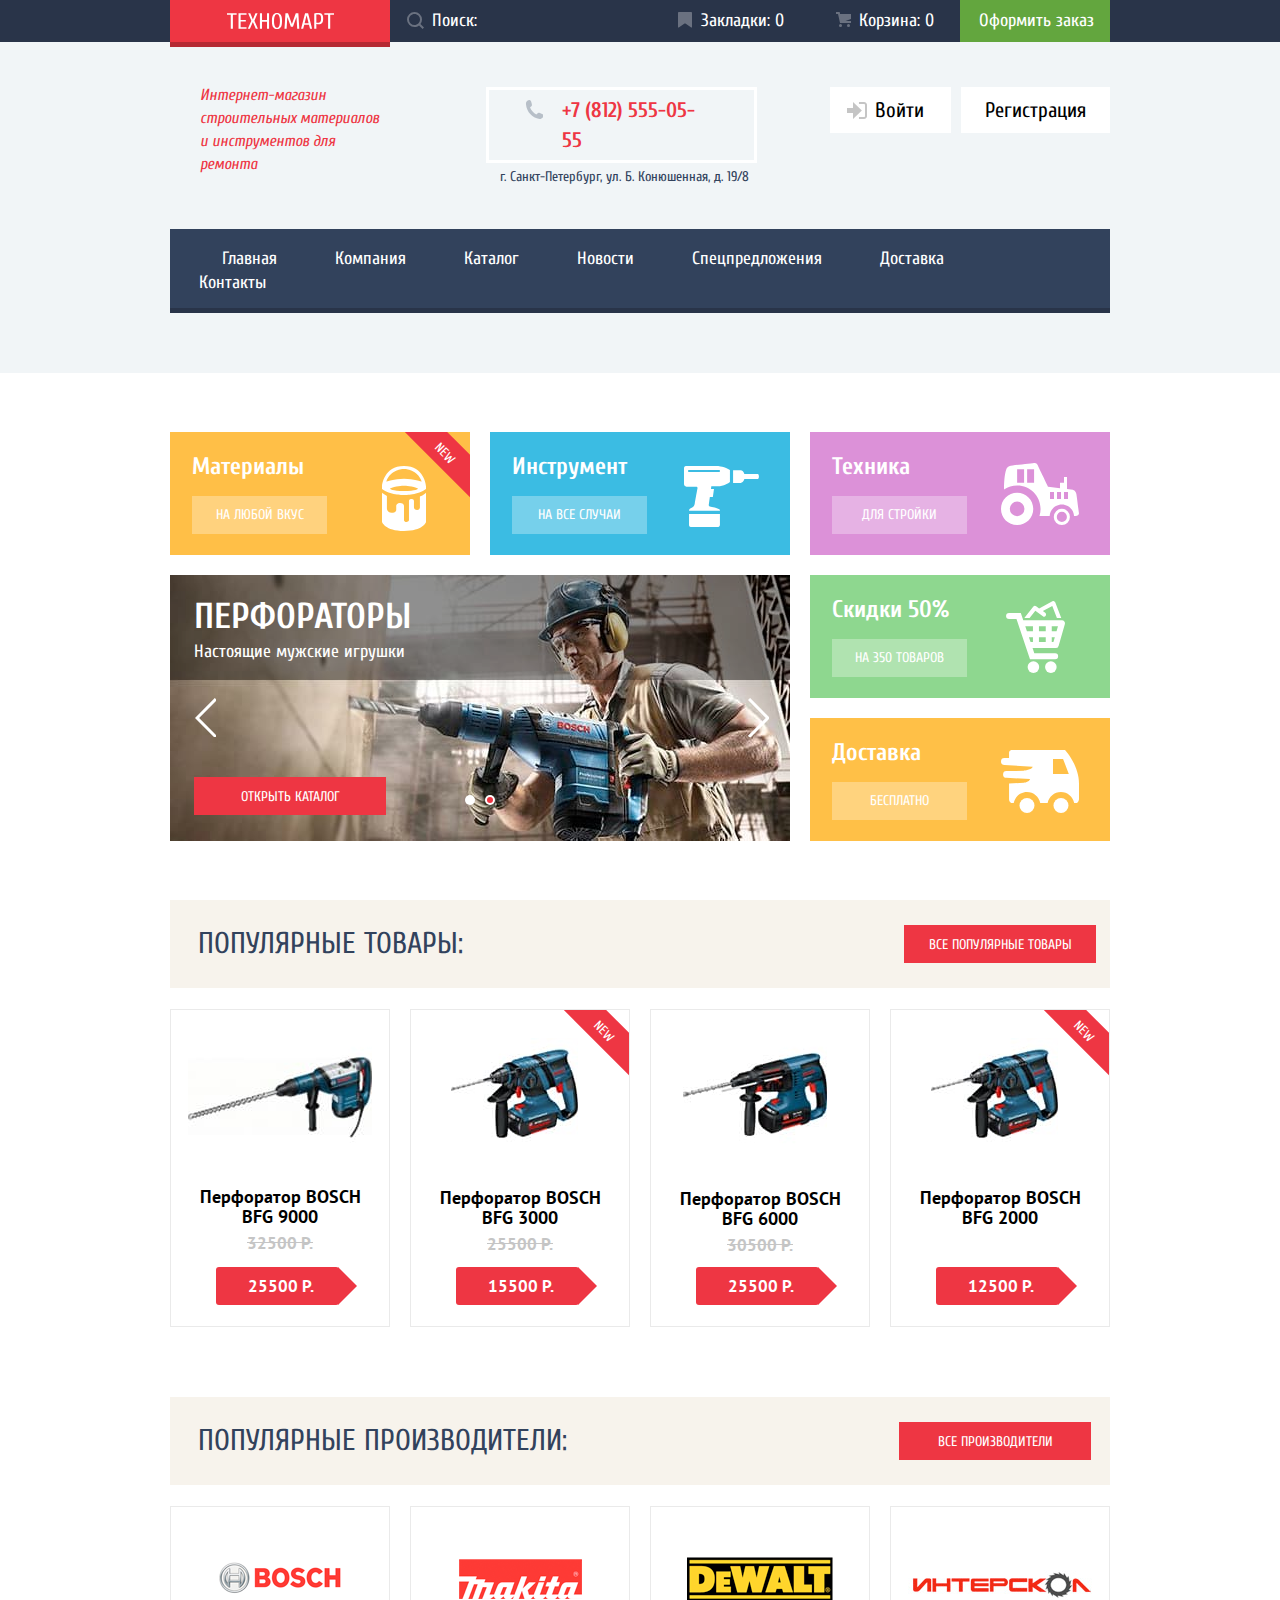
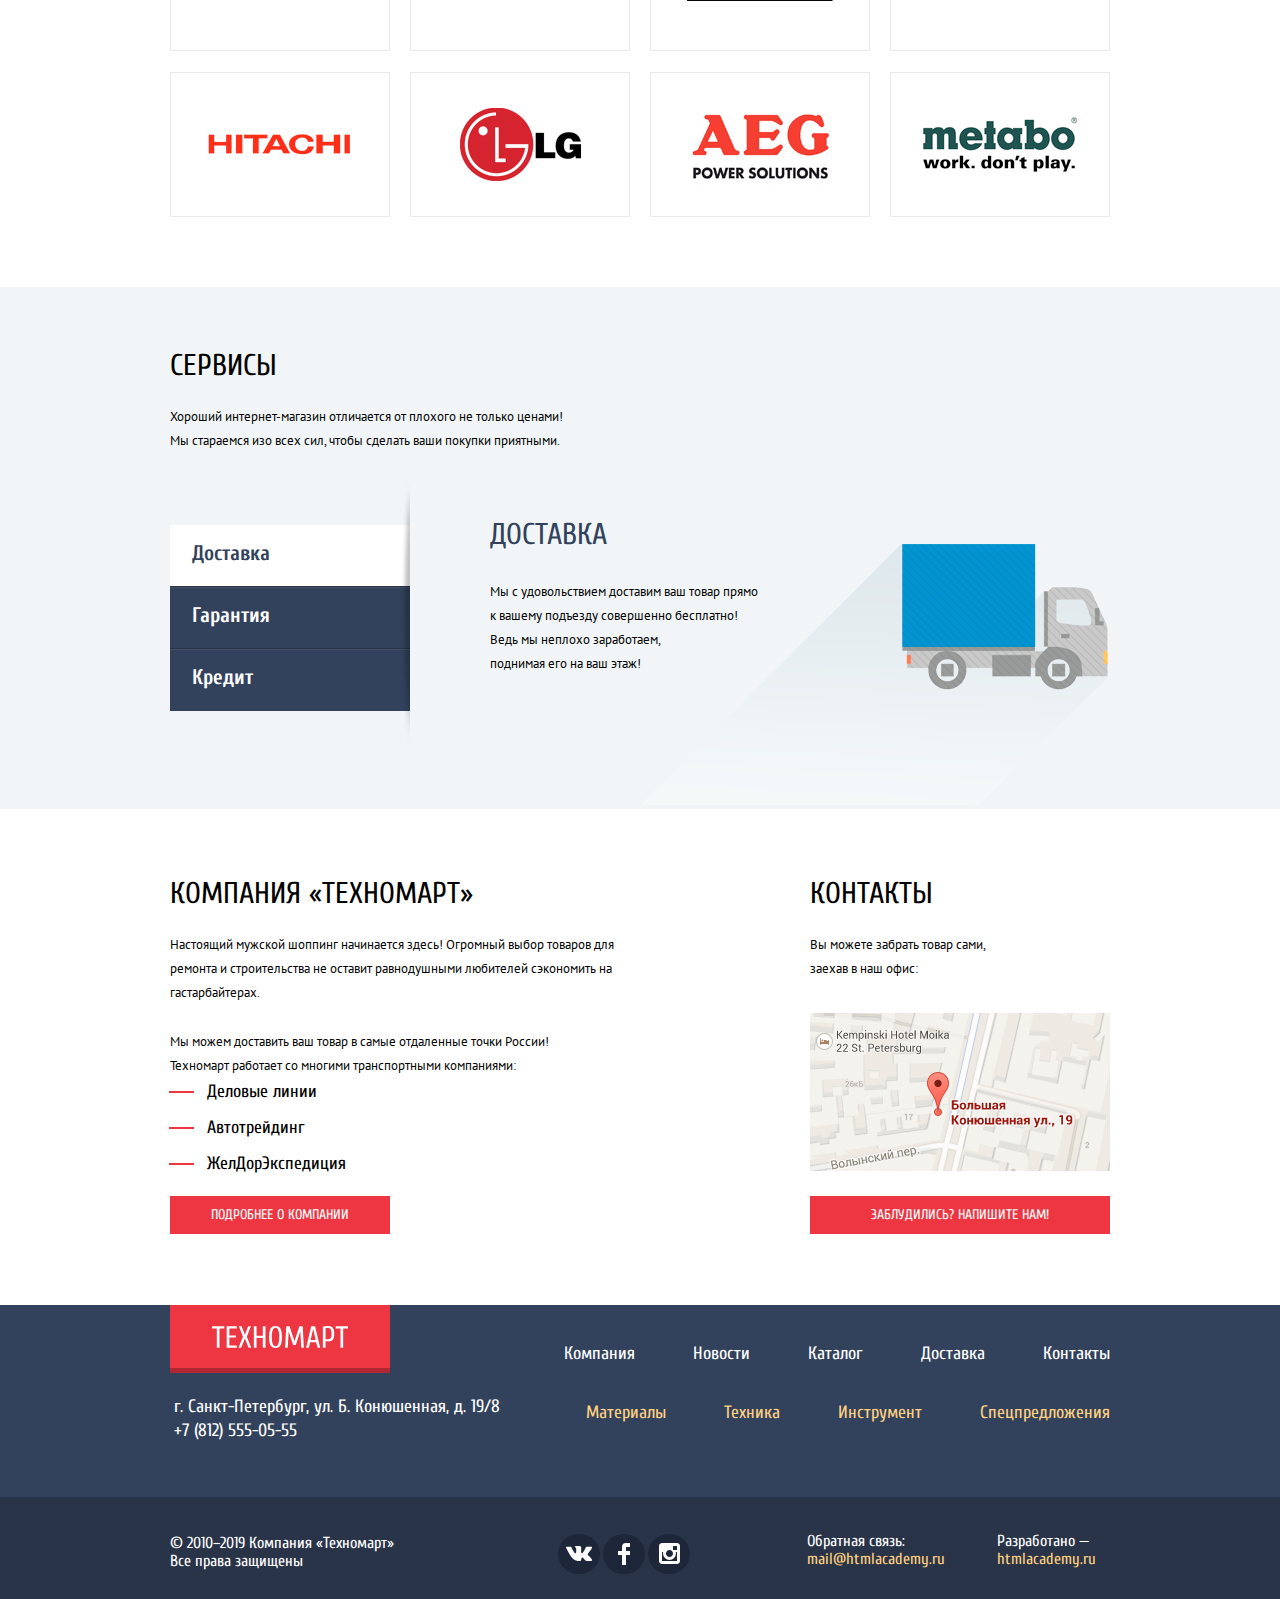
<file: index.html>
<!DOCTYPE html>
<html class="page" lang="ru">

<head>
  <meta charset="utf-8">
  <title>HTML Academy: Техномарт</title>
  <link
    href="https://fonts.googleapis.com/css2?family=Cuprum:ital,wght@0,400;0,700;1,400&family=PT+Sans:wght@400;700&display=swap"
    rel="stylesheet">
  <link href="css/normalize-minimize.css" rel="stylesheet">
  <link href="css/style-minimize.css" rel="stylesheet">
</head>

<body class="page-body">
  <header class="main-navigation">
    <div class="upper-panel">
      <div class="container">
        <a class="main-header-logo">
          <img src="img/logo-technomart.svg" width="107" height="18" alt="Логотип магазина">
        </a>
        <div class="search-field">
          <form class="search-form" action="https://echo.htmlacademy.ru" method="get">
            <label for="search-field" class="visually-hidden">Поиск</label>
            <input class="search" type="search" name="search" id="search-field" placeholder="Поиск:">
            <svg xmlns="http://www.w3.org/2000/svg" width="17" height="17" viewBox="0 0 17 17">
              <path fill="#ffffff"
                d="M17 15.586l-3.542-3.542A7.465 7.465 0 0 0 15 7.5 7.5 7.5 0 1 0 7.5 15c1.71 0 3.282-.579 4.544-1.542L15.586 17 17 15.586zM2 7.5C2 4.467 4.467 2 7.5 2 10.532 2 13 4.467 13 7.5c0 3.032-2.468 5.5-5.5 5.5A5.506 5.506 0 0 1 2 7.5z" />
            </svg>
          </form>
        </div>
        <div class="upper-panel-item">
          <a href="blank.html">
            <svg class="header-icon" xmlns="http://www.w3.org/2000/svg" width="14" height="16" viewBox="0 0 14 16">
              <path fill="#ffffff"
                d="M14 15c0 .55-.368.741-.818.426l-5.363-3.765c-.45-.315-1.187-.315-1.637 0L.818 15.426C.368 15.741 0 15.55 0 15V1c0-.55.45-1 1-1h12c.55 0 1 .45 1 1v14z" />
            </svg>
            Закладки:
            <span class="bookmark-counter">0</span>
          </a>
        </div>
        <div class="upper-panel-item">
          <a href="blank.html">
            <svg xmlns="http://www.w3.org/2000/svg" width="15" height="15" viewBox="0 0 15 15">
              <circle fill="#ffffff" cx="4.5" cy="13.5" r="1.5" />
              <circle fill="#ffffff" cx="12.5" cy="13.5" r="1.5" />
              <path fill="#ffffff" d="M15 2H4.07l-.422-2H0v2h2.031l1.985 9H15V9H9.441L15 6.951z" />
            </svg>
            Корзина:
            <span class="cart-counter">0</span>
          </a>
        </div>
        <div class="make-order">
          <a href="blank.html">Оформить заказ</a>
        </div>
      </div>
    </div>
    <div class="container">
      <p class="description">Интернет-магазин<br>
        строительных материалов<br>
        и инструментов для ремонта</p>
      <div class="phone-number">
        <a href="tel:+78125550555" class="phone">+7 (812) 555-05-55</a>
        <p class="header-contact">г. Санкт-Петербург, ул. Б. Конюшенная, д. 19/8</p>
      </div>
      <ul class="user-navigation">
        <li>
          <a class="login" href="blank.html">
            <svg xmlns="http://www.w3.org/2000/svg" width="20" height="17" viewBox="0 0 20 17">
              <path fill="#c5c5c5" d="M14.875 8.5L6 0v6H0v5h6v6z" />
              <path fill="#c5c5c5"
                d="M16.986 15.01h-5.027V17h5.027c2.178 0 3.004-1.81 3.029-3.026V3.028C19.99 1.811 19.164 0 16.986 0h-5.027v1.99h5.027c.839 0 .992.681 1.01 1.057v10.904c-.017.376-.171 1.059-1.01 1.059z" />
            </svg>
            Войти
          </a>
        </li>
        <li>
          <a href="blank.html">Регистрация</a>
        </li>
      </ul>
    </div>
    <nav class="main-navigation-wrapper">
      <div class="container">
        <ul class="menu">
          <li class="first-link"><a href="index.html">Главная</a></li>
          <li><a href="blank.html">Компания</a></li>
          <li><a href="catalog.html">Каталог</a></li>
          <li><a href="blank.html">Новости</a></li>
          <li><a href="blank.html">Спецпредложения</a></li>
          <li><a href="blank.html">Доставка</a></li>
          <li class="last-link"><a href="blank.html">Контакты</a></li>
        </ul>
      </div>
    </nav>
  </header>
  <main>
    <div class="container">
      <h1 class="visually-hidden">Интернет-магазин "Техномарт"</h1>
      <section class=" features-section">
        <ul class="features-row">
          <li class="features-item new-item">
            <h3 class="features-title">Материалы</h3>
            <a class="features-description" href="#">На любой вкус</a>
          </li>
          <li class="features-item">
            <h3 class="features-title">Инструмент</h3>
            <a class="features-description" href="#">На все случаи</a>
          </li>
          <li class="features-item">
            <h3 class="features-title">Техника</h3>
            <a class="features-description" href="#">Для стройки</a>
          </li>
        </ul>
        <div class="down-row">
          <div class="slider">
            <div class="slider-item hammerdrill-slide current-slide">
              <h2 class="slide-title">Перфораторы</h2>
              <p>Настоящие мужские игрушки</p>
              <a class="open-catalog main-button" href="catalog.html">Открыть каталог</a>
            </div>
            <div class="slider-item drill-slide">
              <h2 class="slide-title">Дрели</h2>
              <p>Соседям на радость!</p>
              <a class="open-catalog main-button" href="#">Открыть каталог</a>
            </div>
            <div class="indication first-slide">
              <div class="first-indicator">
              </div>
            </div>
            <div class="indication second-slide">
              <div class="second-indicator current-indicator">
              </div>
            </div>
            <button type="button" name="slider-button" class="slider-btn previous-btn"></button>
            <button type="button" name="slider-button" class="slider-btn next-btn"></button>
          </div>
          <ul class="features-column">
            <li class="features-item">
              <h3 class="features-title">Скидки 50%</h3>
              <a class="features-description" href="#">На 350 товаров</a>
            </li>
            <li class="features-item">
              <h3 class="features-title">Доставка</h3>
              <a class="features-description" href="#">Бесплатно</a>
            </li>
          </ul>
        </div>
      </section>
    </div>
    <section class="container">
      <div class="popular">
        <h2>Популярные товары:</h2>
        <a class="main-button popular-btn" href="#">Все популярные товары</a>
      </div>
      <ul class="popular-list">
        <li class="catalog-item">
          <div class="item-hover">
            <button class="cart-btn" type="button" name="button">Купить</button>
            <button class="favourites-btn" type="button" name="button">В закладки</button>
          </div>
          <div class="catalog-item-image hummerdrill-9000">
            <img src="img/bosch-9000.jpg" width="184" height="164" alt="Перфоратор BOSCH BFG 9000">
          </div>
          <h3 class="catalog-item-title">Перфоратор BOSCH<br>
            BFG 9000</h3>
          <p class="old-price">
            32500 Р.
          </p>
          <p class="new-price">
            25500 Р.
          </p>
        </li>
        <li class="catalog-item new-item">
          <div class="item-hover">
            <button class="cart-btn" type="button" name="button">Купить</button>
            <button class="favourites-btn" type="button" name="button">В закладки</button>
          </div>
          <div class="catalog-item-image hummerdrill-3000">
            <img src="img/bosch-3000.jpg" width="127" height="112" alt="Перфоратор BOSCH BFG 3000">
          </div>
          <h3 class="catalog-item-title">Перфоратор BOSCH<br>
            BFG 3000</h3>
          <p class="old-price">
            25500 Р.
          </p>
          <p class="new-price">
            15500 Р.
          </p>
        </li>
        <li class="catalog-item">
          <div class="item-hover">
            <button class="cart-btn" type="button" name="button">Купить</button>
            <button class="favourites-btn" type="button" name="button">В закладки</button>
          </div>
          <div class="catalog-item-image">
            <img src="img/bosch-6000.jpg" width="144" height="128" alt="Перфоратор BOSCH BFG 6000">
          </div>
          <h3 class="catalog-item-title">Перфоратор BOSCH<br>
            BFG 6000</h3>
          <p class="old-price">
            30500 Р.
          </p>
          <p class="new-price">
            25500 Р.
          </p>
        </li>
        <li class="catalog-item new-item">
          <div class="item-hover">
            <button class="cart-btn" type="button" name="button">Купить</button>
            <button class="favourites-btn" type="button" name="button">В закладки</button>
          </div>
          <div class="catalog-item-image">
            <img src="img/bosch-2000.jpg" width="127" height="112" alt="Перфоратор BOSCH BFG 2000">
          </div>
          <h3 class="catalog-item-title">Перфоратор BOSCH<br>
            BFG 2000</h3>
          <p class="new-price">
            12500 Р.
          </p>
        </li>
      </ul>
    </section>
    <section class="container">
      <div class="popular">
        <h2>Популярные производители:</h2>
        <a class="main-button" href="#">Все производители</a>
      </div>
      <ul class="popular-list">
        <li>
          <a class="manufacturer-item" href="#"><img src="img/bosch.png" width="126" height="37" alt="Bosch"></a>
        </li>
        <li>
          <a class="manufacturer-item" href="#"><img src="img/makita.png" width="123" height="40" alt="Makita"></a>
        </li>
        <li>
          <a class="manufacturer-item" href="#"><img src="img/dewalt.png" width="146" height="44" alt="Dewalt"></a>
        </li>
        <li>
          <a class="manufacturer-item" href="#"><img src="img/interscol.png" width="200" height="20" alt="Интерскол"></a>
        </li>
        <li>
          <a class="manufacturer-item" href="#"><img src="img/hitachi.png" width="169" height="31" alt="Hitachi"></a>
        </li>
        <li>
          <a class="manufacturer-item" href="#"><img src="img/lg.png" width="121" height="73" alt="LG"></a>
        </li>
        <li>
          <a class="manufacturer-item" href="#"><img src="img/aeg.png" width="151" height="96" alt="AEG"></a>
        </li>
        <li>
          <a class="manufacturer-item" href="#"><img src="img/metabo.png" width="204" height="69" alt="Metabo"></a>
        </li>
      </ul>
    </section>
    <section class="services">
      <div class="container">
        <h2 class="section-title">Сервисы</h2>
        <p class="service-description">Хороший интернет-магазин отличается от плохого не только ценами!<br>
          Мы стараемся изо всех сил, чтобы сделать ваши покупки приятными.</p>
        <div class="service-menu">
          <ul class="service-list">
            <li><button type="button" name="delivery" class="service-btn service-active">Доставка</button></li>
            <li><button type="button" name="guarantee" class="service-btn">Гарантия</button></li>
            <li><button type="button" name="credit" class="service-btn">Кредит</button></li>
          </ul>
          <div class="service-delivery current-service service-slide">
            <h3 class="service-title">Доставка</h3>
            <p>Мы с удовольствием доставим ваш товар прямо<br>
              к вашему подъезду совершенно бесплатно!<br>
              Ведь мы неплохо заработаем,<br>
              поднимая его на ваш этаж!</p>
          </div>
          <div class="service-guarantee service-slide">
            <h3 class="service-title">Гарантия</h3>
            <p>Если купленный у нас товар поломается или заискрит,<br>
              а также в случае пожара, спровоцированного его<br>
              возгоранием, вы всегда можете быть уверены в нашей<br>
              гарантии. Мы обменяем сгоревший товар на новый.<br>
              Дом уж восстановите как-нибудь сами.</p>
          </div>
          <div class="service-credit service-slide">
            <h3 class="service-title">Кредит</h3>
            <p>Залезть в долговую яму стало проще!<br>
              Кредитные консультанты придут вам на помощь.
            </p>
            <a href="#">Отправить заявку</a>
          </div>
        </div>
      </div>
    </section>
    <div class="container index-columns">
      <section>
        <div class="company">
          <h2 class="section-title">Компания «Техномарт»</h2>
          <p class="company-description">Настоящий мужской шоппинг начинается здесь! Огромный выбор товаров для<br>
            ремонта и строительства не оставит равнодушными любителей сэкономить на<br>
            гастарбайтерах.</p>
          <p>Мы можем доставить ваш товар в самые отдаленные точки России!<br>
            Техномарт работает со многими транспортными компаниями:</p>
          <ul class="partners">
            <li>Деловые линии</li>
            <li>Автотрейдинг</li>
            <li>ЖелДорЭкспедиция</li>
          </ul>
          <a href="#" class="button about-button">Подробнее о компании</a>
        </div>
      </section>
      <section>
        <div class="contact-info">
          <h2 class="section-title">Контакты</h2>
          <p>Вы можете забрать товар сами,<br>
            заехав в наш офис:</p>
          <a href="#" class="map-link">
            <img src="img/map.png" width="300" height="158" alt="Карта">
          </a>
          <a href="#" class="button write-button">Заблудились? Напишите нам!</a>
        </div>
      </section>
    </div>
  </main>
  <footer class="main-footer">
    <div class="container">
      <div class="footer-info">
        <a class="footer-logo">
          <img src="img/logo-technomart.svg" width="136" height="21" alt="Логотип магазина">
        </a>
        <p>г. Санкт-Петербург, ул. Б. Конюшенная, д. 19/8<br>
          +7 (812) 555-05-55</p>
      </div>
      <div class="footer-navigation">
        <ul>
          <li><a href="">Компания</a></li>
          <li><a href="">Новости</a></li>
          <li><a href="catalog.html">Каталог</a></li>
          <li><a href="">Доставка</a></li>
          <li><a href="">Контакты</a></li>
        </ul>
        <ul class="gold">
          <li><a href="">Материалы</a></li>
          <li><a href="">Техника</a></li>
          <li><a href="">Инструмент</a></li>
          <li><a href="">Спецпредложения</a></li>
        </ul>
      </div>
    </div>
    <div class="footer-wrapper">
      <div class="container">
        <p>© 2010–2019 Компания «Техномарт»<br>
          Все права защищены</p>
        <ul class="social">
          <li>
            <a href="#" class="social-btn vk-btn" aria-label="VK">
            </a>
          </li>
          <li>
            <a href="#" class="social-btn facebook-btn" aria-label="Facebook">
            </a>
          </li>
          <li>
            <a href="#" class="social-btn insta-btn" aria-label="Instagram">
            </a>
          </li>
        </ul>
        <p>Обратная связь:<br>
          <a class="footer-link" href="mailto:mail@htmlacademy.ru">mail@htmlacademy.ru</a>
        </p>
        <p>Разработано —<br>
          <a class="footer-link" href="https://htmlacademy.ru/intensive/htmlcss">htmlacademy.ru</a>
        </p>
      </div>
    </div>
  </footer>

  <section class="pop-up modal-map ">
    <h2 class="visually-hidden">Карта</h2>
    <iframe
      src="https://www.google.com/maps/embed?pb=!1m18!1m12!1m3!1d1998.598942412406!2d30.320894616211245!3d59.938796869047785!2m3!1f0!2f0!3f0!3m2!1i1024!2i768!4f13.1!3m3!1m2!1s0x4696310fca5ba729%3A0xea9c53d4493c879f!2z0JHQvtC70YzRiNCw0Y8g0JrQvtC90Y7RiNC10L3QvdCw0Y8g0YPQuy4sIDE5LCDQodCw0L3QutGCLdCf0LXRgtC10YDQsdGD0YDQsywgMTkxMTg2!5e0!3m2!1sru!2sru!4v1591982435934!5m2!1sru!2sru"
      width="943" height="449" allowfullscreen>
    </iframe>
    <button class="modal-close" type="button" aria-label="close-popup"></button>
  </section>

  <section class="pop-up modal-feedback">
    <h2 class="visually-hidden">Заблудились? Напишите нам!</h2>
    <form class="feedback-form" action="https://echo.htmlacademy.ru" method="post">
      <p>
        <label for="your-name">Ваше имя:</label>
        <input class="your-name" id="your-name" type="text" name="name" placeholder="Имя Фамилия">
      </p>
      <p>
        <label for="email">Ваш e-mail:</label>
        <input class="email" id="email" type="email" name="email" placeholder="email@example.com">
      </p>
      <p>
        <label for="message-us">Текст письма:</label>
        <textarea class="message-us" name="message-us" rows="8" id="message-us"
          placeholder="В свободной форме"></textarea>
      </p>
      <div class="submit-area">
        <button class="submit-button" type="submit">Отправить</button>
      </div>
    </form>
    <button class="modal-close" type="button" aria-label="close-popup"></button>
  </section>

  <section class="pop-up modal-cart">
    <h2>Товар добавлен в корзину!</h2>
    <div class="button-area">
      <a href="blank.html">Оформить заказ</a>
      <a href="#" class="close-link">Продолжить покупки</a>
    </div>
    <button class="modal-close" type="button" aria-label="close-popup"></button>
  </section>

  <script src="js/script-minimize.js"></script>
  <script src="js/script-cart-minimize.js"></script>
</body>

</html>
</file>
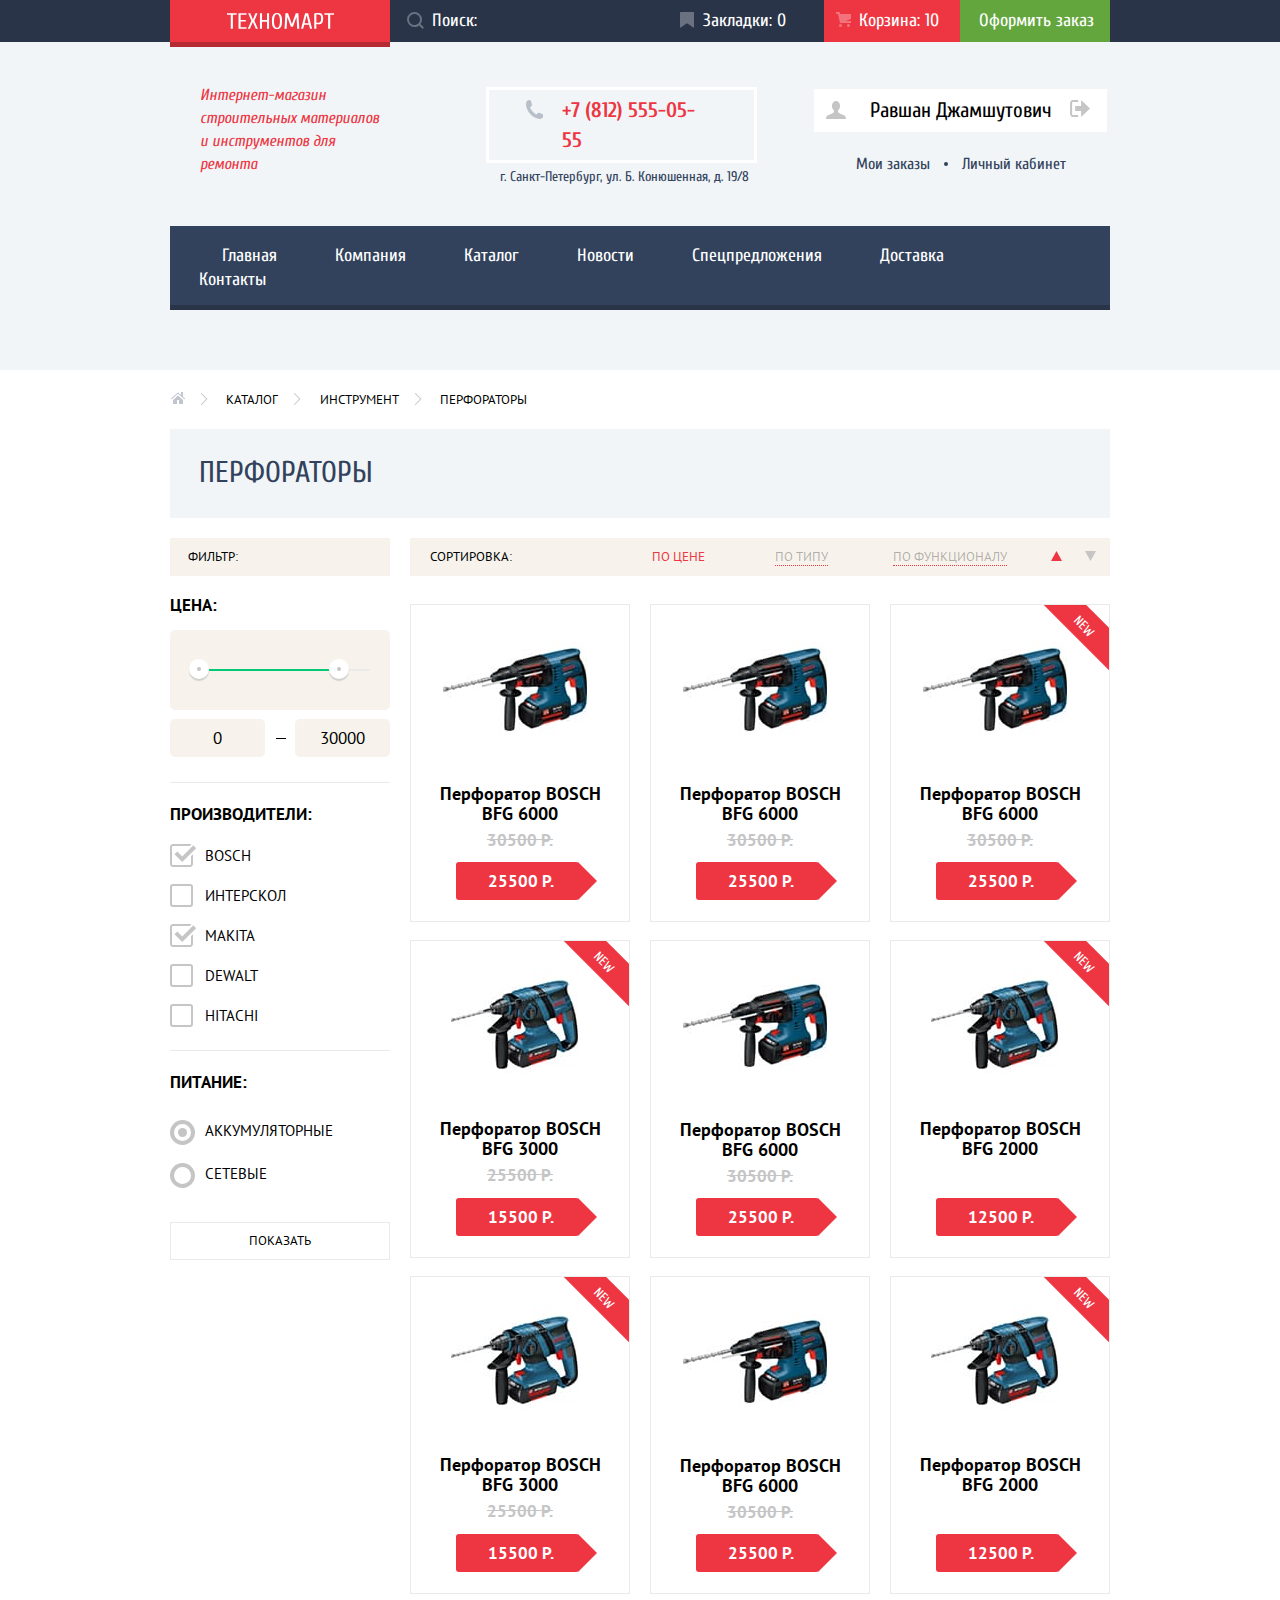
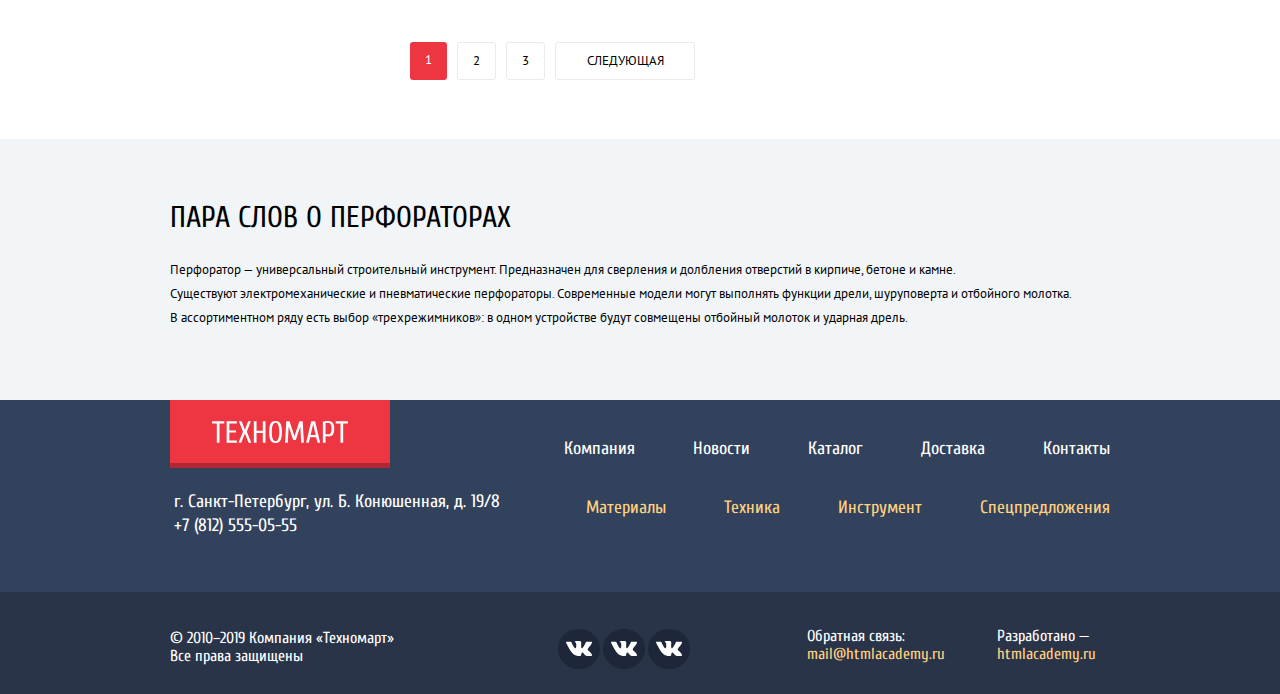
<file: catalog.html>
<!DOCTYPE html>
<html lang="ru">

<head>
  <meta charset="utf-8">
  <title>Каталог товаров</title>
  <link
    href="https://fonts.googleapis.com/css2?family=Cuprum:ital,wght@0,400;0,700;1,400&family=PT+Sans:wght@400;700&display=swap"
    rel="stylesheet">
  <link href="css/normalize-minimize.css" rel="stylesheet">
  <link rel="stylesheet" href="css/style-minimize.css">
</head>

<body class="page-body">
  <header class="main-navigation catalog-navigation">
    <div class="upper-panel catalog-header">
      <div class="container">
        <a class="main-header-logo catalog-logo" href="index.html">
          <img src="img/logo-technomart.svg" width="107" height="18" alt="Логотип магазина">
        </a>
        <div class="search-field">
          <form class="search-form" action="https://echo.htmlacademy.ru" method="get">
            <label for="search-field" class="visually-hidden">Поиск</label>
            <input class="search" type="search" name="search" id="search-field" placeholder="Поиск:">
            <svg xmlns="http://www.w3.org/2000/svg" width="17" height="17" viewBox="0 0 17 17">
              <path fill="#ffffff"
                d="M17 15.586l-3.542-3.542A7.465 7.465 0 0 0 15 7.5 7.5 7.5 0 1 0 7.5 15c1.71 0 3.282-.579 4.544-1.542L15.586 17 17 15.586zM2 7.5C2 4.467 4.467 2 7.5 2 10.532 2 13 4.467 13 7.5c0 3.032-2.468 5.5-5.5 5.5A5.506 5.506 0 0 1 2 7.5z" />
            </svg>
          </form>
        </div>
        <div class="upper-panel-item">
          <a href="blank.html" class="upper-panel-link">
            <svg class="header-icon" xmlns="http://www.w3.org/2000/svg" width="14" height="16" viewBox="0 0 14 16">
              <path fill="#ffffff"
                d="M14 15c0 .55-.368.741-.818.426l-5.363-3.765c-.45-.315-1.187-.315-1.637 0L.818 15.426C.368 15.741 0 15.55 0 15V1c0-.55.45-1 1-1h12c.55 0 1 .45 1 1v14z" />
            </svg>
            Закладки:
            <span class="bookmark-counter">0</span>
          </a>
        </div>
        <div class="upper-panel-item active">
          <a href="blank.html">
            <svg xmlns="http://www.w3.org/2000/svg" width="15" height="15" viewBox="0 0 15 15">
              <circle fill="#ffffff" cx="4.5" cy="13.5" r="1.5" />
              <circle fill="#ffffff" cx="12.5" cy="13.5" r="1.5" />
              <path fill="#ffffff" d="M15 2H4.07l-.422-2H0v2h2.031l1.985 9H15V9H9.441L15 6.951z" />
            </svg>
            Корзина:
            <span class="cart-counter">10</span>
          </a>
        </div>
        <div class="make-order">
          <a href="blank.html">Оформить заказ</a>
        </div>
      </div>
    </div>
    <div class="container catalog-header-content">
      <p class="description">
        Интернет-магазин<br>
        строительных материалов<br>
        и инструментов для ремонта</p>
      <div class="phone-number">
        <a href="tel:+78125550555" class="phone">+7 (812) 555-05-55</a>
        <p class="header-contact">г. Санкт-Петербург, ул. Б. Конюшенная, д. 19/8</p>
      </div>
      <div class="user">
        <a href="" class="user-logged">
          <svg xmlns="http://www.w3.org/2000/svg" width="20" height="18" viewBox="0 0 20 18">
            <path fill="#c5c5c5"
              d="M17.881 14.166c-2.144-.735-4.256-1.666-5.207-2.39-.657-.501-.77-1.618-.517-2.415 1.118-.903 1.864-2.477 1.864-4.278C14.021 2.276 12.221 0 10 0S5.979 2.276 5.979 5.083c0 1.801.746 3.374 1.863 4.277.253.798.141 1.915-.517 2.416-.95.724-3.063 1.654-5.207 2.39S0 18 0 18h20s.025-3.099-2.119-3.834z" />
          </svg>
          Равшан Джамшутович
        </a>
        <a href="" aria-label="logout" class="logout">
          <svg xmlns="http://www.w3.org/2000/svg" width="21" height="17" viewBox="0 0 21 17">
            <g fill="#c5c5c5">
              <path fill="#c5c5c5" d="M21 8.5L12.125 0v6h-6v5h6v6z" />
              <path fill="#c5c5c5"
                d="M3.106 13.952V3.048c.018-.376.171-1.057 1.01-1.057h5.027V0H4.116C1.938 0 1.112 1.81 1.087 3.027v10.946C1.112 15.189 1.938 17 4.116 17h5.027v-1.99H4.116c-.839 0-.992-.683-1.01-1.058z" />
            </g>
          </svg>
        </a>
        <ul class="user-account">
          <li><a href="blank.html">Мои заказы</a></li>
          <li><a href="">Личный кабинет</a></li>
        </ul>
      </div>
    </div>
    <nav class="main-navigation-wrapper">
      <div class="container">
        <ul class="menu">
          <li class="first-link"><a href="index.html">Главная</a></li>
          <li><a href="blank.html">Компания</a></li>
          <li><a href="catalog.html">Каталог</a></li>
          <li><a href="blank.html">Новости</a></li>
          <li><a href="blank.html">Спецпредложения</a></li>
          <li><a href="blank.html">Доставка</a></li>
          <li class="last-link"><a href="blank.html">Контакты</a></li>
        </ul>
      </div>
    </nav>
  </header>
  <main class="">
    <div class="container">
      <h1 class="visually-hidden">Каталог</h1>
      <ul class="hummerdrill">
        <li>
          <a href="index.html" aria-label="home-page">
            <img src="img/icon-home.svg" width="15" height="12" alt="Return to Home page">
          </a>
        </li>
        <li>
          <a href="catalog.html">Каталог</a>
        </li>
        <li>
          <a href="blank.html">Инструмент</a>
        </li>
        <li class="current-catalog-page">
          Перфораторы
        </li>
      </ul>
      <h2 class="page-title">Перфораторы</h2>
      <div class="catalog-page">
        <section class="filter-list">
          <h3>Фильтр:</h3>
          <form class="filter" action="https://echo.htmlacademy.ru/" method="get">
            <fieldset>
              <legend class="filter-price">Цена:</legend>
              <div class="range-filter">
                <div class="range-controls">
                  <div class="scale">
                    <div class="bar"></div>
                  </div>
                  <div class="toggle toggle-min" tabindex="0"></div>
                  <div class="toggle toggle-max" tabindex="0"></div>
                </div>
                <div class="price-controls">
                  <label class="min-price">
                    <input type="number" name="min-price" value="0">
                  </label>
                  <label class="max-price">
                    <input type="number" name="max-price" value="30000">
                  </label>
                </div>
              </div>
            </fieldset>
            <fieldset>
              <legend>Производители:</legend>
              <ul>
                <li class="filter-checkbox filter-option">
                  <input class="visually-hidden filter-input-checkbox filter-input" type="checkbox" name="bosch"
                    id="filter-bosch" checked>
                  <label for="filter-bosch">
                    <svg xmlns="http://www.w3.org/2000/svg" width="27" height="23" viewBox="0 0 27 23">
                      <path fill="#c5c5c5"
                        d="M7.285 7.486l-2.829 2.829 7.783 7.783L26.171 4.166l-2.828-2.829-11.104 11.102z" />
                      <path fill="#c5c5c5"
                        d="M21 20c0 .542-.458 1-1 1H3c-.542 0-1-.458-1-1V3c0-.542.458-1 1-1h16.908L21.493.415A2.96 2.96 0 0 0 20 0H3C1.35 0 0 1.35 0 3v17c0 1.65 1.35 3 3 3h17c1.65 0 3-1.35 3-3v-9.829l-2 2V20z" />
                    </svg>
                    Bosch
                  </label>
                </li>
                <li class="filter-checkbox filter-option">
                  <input class="visually-hidden filter-input-checkbox filter-input" type="checkbox" name="interscol"
                    id="filter-interscol">
                  <label for="filter-interscol">
                    <svg xmlns="http://www.w3.org/2000/svg" width="27" height="23" viewBox="0 0 27 23">
                      <path fill="#c5c5c5"
                        d="M7.285 7.486l-2.829 2.829 7.783 7.783L26.171 4.166l-2.828-2.829-11.104 11.102z" />
                      <path fill="#c5c5c5"
                        d="M21 20c0 .542-.458 1-1 1H3c-.542 0-1-.458-1-1V3c0-.542.458-1 1-1h16.908L21.493.415A2.96 2.96 0 0 0 20 0H3C1.35 0 0 1.35 0 3v17c0 1.65 1.35 3 3 3h17c1.65 0 3-1.35 3-3v-9.829l-2 2V20z" />
                    </svg>
                    Интерскол
                  </label>
                </li>
                <li class="filter-checkbox filter-option">
                  <input class="visually-hidden filter-input-checkbox filter-input" type="checkbox" name="makita"
                    id="filter-makita" checked>
                  <label for="filter-makita">
                    <svg xmlns="http://www.w3.org/2000/svg" width="27" height="23" viewBox="0 0 27 23">
                      <path fill="#c5c5c5"
                        d="M7.285 7.486l-2.829 2.829 7.783 7.783L26.171 4.166l-2.828-2.829-11.104 11.102z" />
                      <path fill="#c5c5c5"
                        d="M21 20c0 .542-.458 1-1 1H3c-.542 0-1-.458-1-1V3c0-.542.458-1 1-1h16.908L21.493.415A2.96 2.96 0 0 0 20 0H3C1.35 0 0 1.35 0 3v17c0 1.65 1.35 3 3 3h17c1.65 0 3-1.35 3-3v-9.829l-2 2V20z" />
                    </svg>
                    Makita
                  </label>
                </li>
                <li class="filter-checkbox filter-option">
                  <input class="visually-hidden filter-input-checkbox filter-input" type="checkbox" name="dewalt"
                    id="filter-dewalt">
                  <label for="filter-dewalt">
                    <svg xmlns="http://www.w3.org/2000/svg" width="27" height="23" viewBox="0 0 27 23">
                      <path fill="#c5c5c5"
                        d="M7.285 7.486l-2.829 2.829 7.783 7.783L26.171 4.166l-2.828-2.829-11.104 11.102z" />
                      <path fill="#c5c5c5"
                        d="M21 20c0 .542-.458 1-1 1H3c-.542 0-1-.458-1-1V3c0-.542.458-1 1-1h16.908L21.493.415A2.96 2.96 0 0 0 20 0H3C1.35 0 0 1.35 0 3v17c0 1.65 1.35 3 3 3h17c1.65 0 3-1.35 3-3v-9.829l-2 2V20z" />
                    </svg>
                    Dewalt
                  </label>
                </li>
                <li class="filter-checkbox filter-option">
                  <input class="visually-hidden filter-input-checkbox filter-input" type="checkbox" name="hitachi"
                    id="filter-hitachi">
                  <label for="filter-hitachi">
                    <svg xmlns="http://www.w3.org/2000/svg" width="27" height="23" viewBox="0 0 27 23">
                      <path fill="#c5c5c5"
                        d="M7.285 7.486l-2.829 2.829 7.783 7.783L26.171 4.166l-2.828-2.829-11.104 11.102z" />
                      <path fill="#c5c5c5"
                        d="M21 20c0 .542-.458 1-1 1H3c-.542 0-1-.458-1-1V3c0-.542.458-1 1-1h16.908L21.493.415A2.96 2.96 0 0 0 20 0H3C1.35 0 0 1.35 0 3v17c0 1.65 1.35 3 3 3h17c1.65 0 3-1.35 3-3v-9.829l-2 2V20z" />
                    </svg>
                    Hitachi
                  </label>
                </li>
              </ul>
            </fieldset>
            <fieldset>
              <legend class="power-section">Питание:</legend>
              <ul>
                <li class="filter-option filter-radio">
                  <input class="visually-hidden filter-input-radio filter-input" type="radio" name="power-type"
                    value="battery" id="battery" checked>
                  <label for="battery">Аккумуляторные</label>
                </li>
                <li class="filter-option filter-radio">
                  <input class="visually-hidden filter-input-radio filter-input" type="radio" name="power-type"
                    value="network" id="network">
                  <label for="network">Сетевые</label>
                </li>
              </ul>
            </fieldset>
            <button type="submit" name="button" class="show-button">Показать</button>
          </form>
        </section>
        <div class="catalog-container">
          <section class="sort">
            <h3>Сортировка:</h3>
            <ul class="sort-btns">
              <li><a href="" class="sorted">По цене</a></li>
              <li><a href="" class="sort-btns-link">По типу</a></li>
              <li><a href="" class="sort-btns-link">По функционалу</a></li>
            </ul>
            <div class="sort-direction">
              <a class="direction-btn sorted" href="" aria-label="sort from min">
                <svg xmlns="http://www.w3.org/2000/svg" width="11" height="10" viewBox="0 0 11 10">
                  <path fill="#231F20" d="M5.5 0L0 10h11z" />
                </svg>
              </a>
              <a class="direction-btn max-sort" href="" aria-label="sort from max">
                <svg xmlns="http://www.w3.org/2000/svg" width="11" height="10" viewBox="0 0 11 10">
                  <path fill="#231F20" d="M5.5 10L0 0h11" />
                </svg>
              </a>
            </div>
          </section>
          <section class="catalog">
            <ul class="catalog-list">
              <li class="catalog-item">
                <div class="item-hover">
                  <button class="cart-btn" type="button" name="button">Купить</button>
                  <button class="favourites-btn" type="button" name="button">В закладки</button>
                </div>
                <div class="catalog-item-image">
                  <img src="img/bosch-6000.jpg" width="144" height="128" alt="Перфоратор BOSCH BFG 6000">
                </div>
                <h3 class="catalog-item-title">Перфоратор BOSCH<br>
                  BFG 6000</h3>
                <p class="old-price">
                  30500 Р.
                </p>
                <p class="new-price">
                  25500 Р.
                </p>
              </li>
              <li class="catalog-item">
                <div class="item-hover">
                  <button class="cart-btn" type="button" name="button">Купить</button>
                  <button class="favourites-btn" type="button" name="button">В закладки</button>
                </div>
                <div class="catalog-item-image">
                  <img src="img/bosch-6000.jpg" width="144" height="128" alt="Перфоратор BOSCH BFG 6000">
                </div>
                <h3 class="catalog-item-title">Перфоратор BOSCH<br>
                  BFG 6000</h3>
                <p class="old-price">
                  30500 Р.
                </p>
                <p class="new-price">
                  25500 Р.
                </p>
              </li>
              <li class="catalog-item new-item">
                <div class="item-hover">
                  <button class="cart-btn" type="button" name="button">Купить</button>
                  <button class="favourites-btn" type="button" name="button">В закладки</button>
                </div>
                <div class="catalog-item-image">
                  <img src="img/bosch-6000.jpg" width="144" height="128" alt="Перфоратор BOSCH BFG 6000">
                </div>
                <h3 class="catalog-item-title">Перфоратор BOSCH<br>
                  BFG 6000</h3>
                <p class="old-price">
                  30500 Р.
                </p>
                <p class="new-price">
                  25500 Р.
                </p>
              </li>
              <li class="catalog-item new-item">
                <div class="item-hover">
                  <button class="cart-btn" type="button" name="button">Купить</button>
                  <button class="favourites-btn" type="button" name="button">В закладки</button>
                </div>
                <div class="catalog-item-image">
                  <img src="img/bosch-3000.jpg" width="127" height="112" alt="Перфоратор BOSCH BFG 3000">
                </div>
                <h3 class="catalog-item-title">Перфоратор BOSCH<br>
                  BFG 3000</h3>
                <p class="old-price">
                  25500 Р.
                </p>
                <p class="new-price">
                  15500 Р.
                </p>
              </li>
              <li class="catalog-item">
                <div class="item-hover">
                  <button class="cart-btn" type="button" name="button">Купить</button>
                  <button class="favourites-btn" type="button" name="button">В закладки</button>
                </div>
                <div class="catalog-item-image">
                  <img src="img/bosch-6000.jpg" width="144" height="128" alt="Перфоратор BOSCH BFG 6000">
                </div>
                <h3 class="catalog-item-title">Перфоратор BOSCH<br>
                  BFG 6000</h3>
                <p class="old-price">
                  30500 Р.
                </p>
                <p class="new-price">
                  25500 Р.
                </p>
              </li>
              <li class="catalog-item  new-item">
                <div class="item-hover">
                  <button class="cart-btn" type="button" name="button">Купить</button>
                  <button class="favourites-btn" type="button" name="button">В закладки</button>
                </div>
                <div class="catalog-item-image">
                  <img src="img/bosch-2000.jpg" width="127" height="112" alt="Перфоратор BOSCH BFG 2000">
                </div>
                <h3 class="catalog-item-title">Перфоратор BOSCH<br>
                  BFG 2000</h3>
                <p class="new-price">
                  12500 Р.
                </p>
              </li>
              <li class="catalog-item new-item">
                <div class="item-hover">
                  <button class="cart-btn" type="button" name="button">Купить</button>
                  <button class="favourites-btn" type="button" name="button">В закладки</button>
                </div>
                <div class="catalog-item-image">
                  <img src="img/bosch-3000.jpg" width="127" height="112" alt="Перфоратор BOSCH BFG 3000">
                </div>
                <h3 class="catalog-item-title">Перфоратор BOSCH<br>
                  BFG 3000</h3>
                <p class="old-price">
                  25500 Р.
                </p>
                <p class="new-price">
                  15500 Р.
                </p>
              </li>
              <li class="catalog-item">
                <div class="item-hover">
                  <button class="cart-btn" type="button" name="button">Купить</button>
                  <button class="favourites-btn" type="button" name="button">В закладки</button>
                </div>
                <div class="catalog-item-image">
                  <img src="img/bosch-6000.jpg" width="144" height="128" alt="Перфоратор BOSCH BFG 6000">
                </div>
                <h3 class="catalog-item-title">Перфоратор BOSCH<br>
                  BFG 6000</h3>
                <p class="old-price">
                  30500 Р.
                </p>
                <p class="new-price">
                  25500 Р.
                </p>
              </li>
              <li class="catalog-item  new-item">
                <div class="item-hover">
                  <button class="cart-btn" type="button" name="button">Купить</button>
                  <button class="favourites-btn" type="button" name="button">В закладки</button>
                </div>
                <div class="catalog-item-image">
                  <img src="img/bosch-2000.jpg" width="127" height="112" alt="Перфоратор BOSCH BFG 2000">
                </div>
                <h3 class="catalog-item-title">Перфоратор BOSCH<br>
                  BFG 2000</h3>
                <p class="new-price">
                  12500 Р.
                </p>
              </li>
            </ul>
            <ul class="pages">
              <li class="pagination-item current-page">
                <a href="#">1</a>
              </li>
              <li class="pagination-item">
                <a href="#">2</a>
              </li>
              <li class="pagination-item">
                <a href="#">3</a>
              </li>
              <li class="pagination-item">
                <a href="#">Следующая</a>
              </li>
            </ul>
          </section>
        </div>
      </div>
    </div>
    <section class="hummerdrill-info">
      <div class="container">
        <h3>Пара слов о перфораторах</h3>
        <p>Перфоратор — универсальный строительный инструмент. Предназначен для сверления и долбления отверстий в
          кирпиче,
          бетоне и камне.<br>
          Существуют электромеханические и пневматические перфораторы. Современные модели могут выполнять функции дрели,
          шуруповерта и отбойного молотка.<br>
          В ассортиментном ряду есть выбор «трехрежимников»: в одном устройстве будут совмещены отбойный молоток и
          ударная
          дрель.</p>
      </div>
    </section>
  </main>
  <footer class="main-footer">
    <div class="container">
      <div class="footer-info">
        <a class="footer-logo">
          <img src="img/logo-technomart.svg" width="136" height="21" alt="Логотип магазина">
        </a>
        <p>г. Санкт-Петербург, ул. Б. Конюшенная, д. 19/8<br>
          +7 (812) 555-05-55</p>
      </div>
      <div class="footer-navigation">
        <ul>
          <li><a href="">Компания</a></li>
          <li><a href="">Новости</a></li>
          <li><a href="catalog.html">Каталог</a></li>
          <li><a href="">Доставка</a></li>
          <li><a href="">Контакты</a></li>
        </ul>
        <ul class="gold">
          <li><a href="">Материалы</a></li>
          <li><a href="">Техника</a></li>
          <li><a href="">Инструмент</a></li>
          <li><a href="">Спецпредложения</a></li>
        </ul>
      </div>
    </div>
    <div class="footer-wrapper">
      <div class="container">
        <p>© 2010–2019 Компания «Техномарт»<br>
          Все права защищены</p>
        <ul class="social">
          <li>
            <a href="#" class="social-btn">
              <span class="visually-hidden">Вконтакте</span>
            </a>
          </li>
          <li>
            <a href="#" class="social-btn">
              <span class="visually-hidden">Фейсбук</span>
            </a>
          </li>
          <li>
            <a href="#" class="social-btn">
              <span class="visually-hidden">Инстаграм</span>
            </a>
          </li>
        </ul>
        <p>Обратная связь:<br>
          <a class="footer-link" href="mailto:mail@htmlacademy.ru">mail@htmlacademy.ru</a>
        </p>
        <p>Разработано —<br>
          <a class="footer-link" href="https://htmlacademy.ru/intensive/htmlcss">htmlacademy.ru</a>
        </p>
      </div>
    </div>
  </footer>

  <section class="pop-up modal-cart ">
    <h2>Товар добавлен в корзину!</h2>
    <div class="button-area">
      <a href="blank.html">Оформить заказ</a>
      <a href="#" class="close-link">Продолжить покупки</a>
    </div>
    <button class="modal-close" type="button" aria-label="close-popup"></button>
  </section>

  <script src="js/script-cart-minimize.js"></script>
</body>

</html>
</file>
<file: css/style-minimize.css>
@-webkit-keyframes bounce{0%{transform:translateY(-2000px)}70%{transform:translateY(30px)}90%{transform:translateY(-10px)}to{transform:translateY(0)}}@keyframes bounce{0%{transform:translateY(-2000px)}70%{transform:translateY(30px)}90%{transform:translateY(-10px)}to{transform:translateY(0)}}@-webkit-keyframes shake{0%,to{transform:translateX(0)}10%,30%,50%,70%,90%{transform:translateX(-10px)}20%,40%,60%,80%{transform:translateX(10px)}}@keyframes shake{0%,to{transform:translateX(0)}10%,30%,50%,70%,90%{transform:translateX(-10px)}20%,40%,60%,80%{transform:translateX(10px)}}:root{--basic-darkblue: #293449;--basic-blue: #32425C;--basic-red: #EE3643;--basic-green: #63A63E;--basic-background: #F1F5F7;--basic-white: #FFFFFF;--basic-yellow: #FFD180;--basic-warm: #F7F3EC;--basic-grey: #C5C5C5;--basic-lightgrey: #EAEAEA;--basic-black: #000000;--basic-darkgreen: #367315;--basic-darkred: #B52933;--special-green: #5FBB2D;--special-darkgreen: #518534;--special-lightgreen: #8ED78F;--special-yellow: #FFBF47;--special-lightyellow: #FFC047;--special-blue: #3BBCE3;--special-darkblue: #161D29;--special-lilac: #DC91D8;--special-darkred: #BA2732;--special-navyblue: #1D2739;--special-grey: #B5B5B5;--special-shadow: #8E1E26;--special-hummerdrill-slide: #ABA299;--special-drill-slide: #774F44;--shadow-dark: rgba(0, 0, 0, 0.3);--shadow-light: rgba(0, 0, 0, 0.25);--shadow-modal: rgba(0, 0, 0, 0.2);--shadow-lightest: rgba(0, 0, 0, 0.15);--transparent-features: rgba(255, 255, 255, 0.3);--transparent-upperpanel: rgba(255, 255, 255, 0.5);--transparent-features-hover: rgba(197, 197, 197, 0.3);--transparent-features-active: rgba(169, 169, 169, 0.3)}body{min-width:960px;margin:0;padding:0;font-family:"Cuprum",Arial,sans-serif;font-size:13px;line-height:24px;font-weight:400;color:var(--basic-black);background-color:var(--basic-white)}a{text-decoration:none}img{max-width:100%;height:auto}input[type=number]::-webkit-inner-spin-button,input[type=number]::-webkit-outer-spin-button{-webkit-appearance:none;margin:0}input[type=number]{-moz-appearance:textfield}input[type=number]:focus,input[type=number]:hover{-moz-appearance:number-input}*,::after,::before{box-sizing:border-box}.page{height:100%}.page-body{min-height:100%;display:grid;grid-template-rows:-webkit-min-content 1fr -webkit-min-content;grid-template-rows:min-content 1fr min-content;align-content:start}.main-navigation{display:flex;flex-direction:column;align-items:center;font-size:18px;line-height:24px;color:var(--basic-white);background-color:var(--basic-background);padding:0}.main-header-logo{display:flex;justify-content:center;align-items:center;width:220px;height:42px;background-color:var(--basic-red);box-shadow:0 5px 0 0 var(--basic-darkred)}.catalog-logo:active{background-color:var(--special-darkred);box-shadow:0 5px 0 0 var(--special-shadow)}.main-navigation-wrapper{margin-bottom:60px;background-color:var(--basic-blue);box-shadow:inset 0 -5px 0 var(--basic-darkblue);padding:0}.menu{padding:0;display:flex;list-style:none;flex-wrap:wrap}.container{width:940px;margin:0 auto;padding:0}.main-navigation-wrapper a,.upper-panel a{color:var(--basic-white)}.main-navigation-wrapper a{padding:19px 29px 15px}.first-link a{margin-left:23px}.last-link a{margin-right:16px}.main-navigation-wrapper a:hover,.upper-panel{background-color:var(--basic-darkblue)}.main-navigation-wrapper a:active{background-color:var(--special-navyblue)}.upper-panel{width:100%;min-height:41px;margin-bottom:42px;padding:0}.upper-panel .container{position:relative;display:flex;align-items:center;flex-wrap:wrap}.search-field{position:relative;flex-grow:1;margin:0}.search-form input{margin:0;padding-left:42px;padding-top:9px;padding-bottom:9px;border:0;background-color:transparent;width:100%}.search-form input::-webkit-input-placeholder{color:var(--basic-white);font-size:18px;line-height:24px;padding:0}.search-form input::-moz-placeholder{color:var(--basic-white);font-size:18px;line-height:24px;padding:0}.search-form input::placeholder{color:var(--basic-white);font-size:18px;line-height:24px;padding:0}.search-field:focus,.search-form input:focus{background-color:var(--basic-white)}.search-form input:focus{font-size:18px;line-height:24px;border:0;outline:0}.upper-panel-item{position:relative}.upper-panel-item a{padding:10px 26px 11px 49px}.catalog-header .upper-panel-link{padding-right:38px}.active a{padding-right:21px;padding-left:35px;background-color:var(--basic-red)}.make-order a{padding:10px 16px 11px 19px;vertical-align:middle;background-color:var(--basic-green)}.upper-panel-item a:active{background-color:var(--special-darkblue);color:var(--transparent-upperpanel)}.make-order a:hover{background-color:var(--special-green)}.make-order a:active{color:var(--transparent-upperpanel);background-color:var(--basic-green)}.upper-panel-item svg{position:absolute;top:3px;left:26px;opacity:.3}.active svg,.search-form svg{position:absolute;left:12px}.search-form svg{top:10px;left:17px;opacity:.3;z-index:10}.search-form:hover svg,.upper-panel-item:hover svg{opacity:1}.search-form:active svg,.upper-panel-item:active svg{opacity:.3}.search:focus+svg path{fill:var(--basic-red)}.search:focus+svg{top:12px}.main-navigation>.container{display:flex;margin-bottom:40px;padding-top:0}.catalog-navigation .catalog-header-content{margin-bottom:37px}.description,.header-contact{padding:0}.description,.phone{color:var(--basic-red)}.description{font-style:italic;font-size:16px;line-height:23px;margin:0 0 0 30px}.phone{display:inline-block;font-size:21px;line-height:30px;font-weight:700;padding:5px 40px 5px 73px;border:3px solid var(--basic-white);margin:0;vertical-align:middle}.header-contact{font-style:normal;color:var(--basic-blue);font-size:14px;line-height:24px;text-align:center;margin:2px 0 0;padding-left:5px}.phone-number{margin-top:3px;margin-left:91px;margin-right:54px;position:relative}.phone-number::before{content:"";position:absolute;background-image:url(../img/icon-phone.svg);background-repeat:no-repeat;width:18px;height:19px;background-position:0 0;top:13px;left:39px}.user-navigation{display:flex;position:relative;padding:0;list-style:none;margin:16px 0 0 19px}.user-navigation a{margin:0}.user-navigation a,.user>a{color:var(--basic-black);background-color:var(--basic-white);font-size:21px;line-height:21px}.user-navigation li:first-child{margin-right:10px}.login svg{position:absolute;top:2px;left:17px}.login:hover path,.logout:hover path,.user-logged:hover path{fill:var(--basic-blue)}.login:active path,.logout:active path,.user-logged:active path{fill:var(--basic-grey)}.user{display:flex;flex-wrap:wrap;justify-content:center;align-items:flex-start;max-width:299px;padding:0;position:relative;margin:5px 0 0}.user a,.user>a{margin:0}.user>a{padding:11px 0 11px 56px}.user>a:first-child svg{position:absolute;left:15px;top:12px}.user-logged{display:inline-block;max-width:242px;overflow:hidden;white-space:nowrap;text-overflow:ellipsis;vertical-align:middle}.user .logout{margin:0 0 7px;padding:11px 17px}.user-account{display:flex;justify-content:center;align-items:center;list-style:none;padding:0;margin:0}.user-account li:first-child{padding-right:32px;position:relative}.user-account li:first-child::after{position:absolute;content:"";width:4px;height:4px;background-color:var(--basic-blue);border:1px solid transparent;border-radius:50%;top:10px;right:14px}.user-navigation a{padding:11px 24px}.user-navigation .login{padding-left:45px;padding-right:27px}.user-account a{color:var(--basic-blue);font-size:16px;line-height:18px}.user-account a:hover,.user-account:hover li:first-child::after,.user-navigation a:hover{color:var(--basic-red)}.user a:active,.user-account a:active,.user-account:active li:first-child::after,.user-navigation a:active{color:var(--basic-grey)}.features-section{display:flex;flex-direction:column;padding:0;margin:59px 0 0}.down-row,.features-column,.features-row{display:flex;justify-content:space-between}.contact-info img,.features-column,.features-row{margin:0;padding:0}.features-column{flex-direction:column}.features-item{position:relative;padding:20px 20px 20px 22px;margin-bottom:20px;width:300px;height:123px;background-color:var(--special-yellow);list-style:none;overflow:hidden}.features-row .features-item:nth-child(2){background-color:var(--special-blue)}.features-row .features-item:nth-child(3){background-color:var(--special-lilac)}.features-column .features-item:first-child{background-color:var(--special-lightgreen);margin-bottom:0}.features-column .features-item:last-child{background-color:var(--special-lightyellow);margin-bottom:0}.features-title{color:var(--basic-white);font-size:24px;line-height:30px;margin:0;padding:0}.features-description{display:block;text-align:center;padding:10px;width:135px;margin-top:14px;color:var(--basic-white);background-color:var(--transparent-features);text-transform:uppercase;font-size:14px;line-height:18px}.features-description:hover{background-color:var(--transparent-features-hover)}.features-description:active{background-color:var(--transparent-features-active)}.features-item::before{content:"";background-image:url(../img/icon-materials.svg);position:absolute;background-position:0 0;background-repeat:no-repeat;top:34px;right:43px;width:45px;height:65px}.features-item .new-item{top:0;right:0}.features-row .features-item:nth-child(2)::before{background-image:url(../img/icon-tools.svg);width:75px;height:61px;right:31px}.features-row .features-item:nth-child(3)::before{background-image:url(../img/icon-vehicle.svg);width:78px;height:62px;right:31px;top:31px}.features-column .features-item:first-child::before{background-image:url(../img/icon-sale.svg);width:59px;height:72px;right:45px;top:26px}.features-column .features-item:last-child::before{background-image:url(../img/icon-delivery.svg);width:78px;height:63px;right:31px;top:32px}.slider{position:relative;margin:0;padding:0}.slider-item{display:block;flex-direction:column;margin:0;padding:0;width:620px;height:266px}.hammerdrill-slide{display:none;background-color:var(--special-hummerdrill-slide);background-image:url(../img/perforatory.jpg)}.slider-btn{border:0;background-color:transparent;position:absolute;width:21px;height:39px;bottom:104px;cursor:pointer}.previous-btn{left:25px;background-image:url(../img/icon-left.svg)}.next-btn{background-image:url(../img/icon-right.svg);right:21px}.indication{position:absolute;height:10px;width:10px;background-color:var(--basic-white);border-radius:50%;bottom:36px}.first-slide{left:295px}.second-slide{right:295px}.current-indicator{position:absolute;height:6px;width:6px;border-radius:50%;background-color:var(--basic-red);top:2px;left:2px}.slider-item h2{padding-top:24px;margin:0;padding-bottom:5px}.slider-item p{margin:0;color:var(--basic-white);font-size:18px;line-height:24px;padding-bottom:16px}.slider-item h2,.slider-item p{background-color:var(--shadow-light);padding-left:24px}.slide-title{font-weight:700;font-size:36px;line-height:36px;text-transform:uppercase;color:var(--basic-white)}.open-catalog{display:block;margin-left:24px;margin-top:97px}.open-catalog:active{background-color:var(--special-darkred)}.drill-slide{display:none;background-color:var(--special-drill-slide);background-image:url(../img/drill.jpg)}.current-slide{display:block}.main-button{width:192px;padding-top:11px;padding-bottom:9px;text-align:center;font-size:14px;line-height:18px;text-transform:uppercase;color:var(--basic-white);background-color:var(--basic-red);margin-right:5px}.popular{margin-top:59px;background-color:var(--basic-warm);display:flex;justify-content:space-between;padding:25px 14px 25px 28px;color:var(--basic-blue);align-items:center}.popular h2{margin:0;font-size:30px;line-height:30px;font-weight:400;text-transform:uppercase}.popular-btn{margin-right:0}.services{width:100%;background-color:var(--basic-background);margin:0 0 70px;padding-bottom:98px}.services .container{position:relative}.services .section-title{padding-top:64px}.service-description{font-family:"PT Sans","Arial",sans-serif;font-size:13px;line-height:24px;margin-bottom:0}.service-list{list-style:none;display:flex;flex-direction:column;padding:0;margin:5px 0 0}.service-list::after{content:"";position:absolute;width:10px;height:279px;background-image:url(../img/shadow-stick.png);top:-49px;left:230px}.service-btn{background-color:var(--basic-blue);width:240px;border:0;font-weight:700;font-size:21px;line-height:30px;color:var(--basic-white);padding-top:13px;padding-left:22px;padding-bottom:19px;text-align:left}.service-btn:not(.service-active){box-shadow:0 -1px 0 #293449,inset 0 1px 0 #405069}.service-btn:hover{background-color:var(--basic-darkblue)}.service-active,.service-active:hover{background-color:var(--basic-white);color:var(--basic-blue)}.service-menu{display:flex;position:relative;margin-top:67px}.service-credit,.service-delivery,.service-guarantee{position:absolute;left:320px;font-family:"PT Sans","Arial",sans-serif;font-weight:400;font-size:13px;line-height:24px;margin:0}.service-credit a,.service-title{font-family:"Cuprum",Arial,sans-serif;text-transform:uppercase}.service-title{font-weight:400;font-size:30px;line-height:30px;color:var(--basic-blue);margin:0;padding:0}.service-credit a{background-color:var(--basic-red);color:var(--basic-white);font-size:14px;line-height:18px;padding:10px 45px;border-radius:3px}.service-credit p,.service-delivery p,.service-guarantee p{margin-top:30px;margin-bottom:25px}.service-delivery::after{background-image:url(../img/delivery.png);top:24px;left:150px}.partners li::before,.service-credit::after,.service-delivery::after,.service-guarantee::after{position:absolute;content:"";width:468px;height:261px}.partners li::before,.service-credit::after{left:150px}.service-guarantee::after{top:0;left:239px;background-image:url(../img/guarantee.png)}.service-credit::after{top:0;background-image:url(../img/credit.png)}.service-credit,.service-delivery,.service-guarantee{display:none}.current-service{display:block}.index-columns{display:flex;justify-content:space-between;margin-bottom:71px}.section-title{margin:0 0 24px;font-weight:400;text-transform:uppercase;font-size:30px;line-height:30px;color:var(--basic-black)}.company,.contact-info{margin:0;display:flex;flex-direction:column}.company{width:478px;justify-content:space-between}.contact-info{padding:0}.company p,.contact-info p{font-family:"PT Sans","Arial",sans-serif;color:var(--basic-black);font-size:13px;line-height:24px;margin:0}.contact-info p{padding:0;margin:0 0 32px}.contact-info .map-link{padding:0;margin-bottom:17px}.partners{list-style:none;margin:2px 0 0;padding-left:37px}.partners li{position:relative;font-size:18px;line-height:24px;margin-bottom:12px}.partners li::before{width:25px;height:2px;background-color:var(--basic-red);left:-38px;top:11px}.company-description{padding-bottom:25px}.button,.hummerdrill li{line-height:18px;text-transform:uppercase}.button{margin:0;display:flex;align-items:center;justify-content:center;background-color:var(--basic-red);color:var(--basic-white);text-align:center;font-size:14px}.about-button{margin-top:8px;width:220px;height:38px}.contact-info .write-button{width:300px;height:38px;margin:0}.hummerdrill{display:flex;justify-content:space-between;list-style:none;width:357px;padding:0;margin:21px 0 0}.hummerdrill li{font-family:"PT Sans","Arial",sans-serif;font-size:13px;position:relative}.hummerdrill a,.hummerdrill li{color:var(--basic-black)}.hummerdrill li:not(.current-catalog-page)::after{position:absolute;content:"";background-image:url(../img/icon-right-small.svg);width:8px;height:12px;top:2px;right:-23px}.catalog-page{display:grid;grid-template-columns:220px 1fr;align-content:start;gap:20px}.filter-list{width:220px}.filter-list h3,.sort h3{text-transform:uppercase;font-weight:400;font-size:13px;line-height:18px}.filter-list h3{background-color:var(--basic-warm);font-family:"PT Sans","Arial",sans-serif;padding-top:10px;padding-bottom:10px;padding-left:18px;margin:0 0 14px}.sort h3{padding-left:20px;padding-right:50px}.filter fieldset{padding:0;border:0;margin:0 0 25px}.filter legend,.filter ul{font-family:"PT Sans","Arial",sans-serif;text-transform:uppercase}.filter legend{font-weight:700;font-size:17px;line-height:30px;margin-bottom:15px;border-top:1px solid var(--basic-lightgrey);padding:16px 0 0;width:100%}.filter .filter-price{border:0;padding-top:0;margin-bottom:0}.filter ul{list-style:none;line-height:19px;font-size:15px;padding:0;margin:0}.filter-option{margin-bottom:19px;padding-left:35px;padding-top:2px}.filter-option label{position:relative;display:block;cursor:pointer;-webkit-user-select:none;-moz-user-select:none;user-select:none}.filter .power-section,.filter-radio{margin-bottom:22px}.filter-option:last-child{margin-bottom:0}.filter-checkbox svg{display:none;position:absolute;left:-35px;top:-2px}.filter-input-checkbox+label::before{content:"";position:absolute;left:-35px;top:-2px;width:23px;height:23px;border:2px solid var(--basic-grey);border-radius:3px}.filter-input-checkbox:hover+label::before{border:2px solid var(--special-grey)}.filter-input-checkbox:hover+label path{fill:var(--special-grey)}.filter-input-checkbox:checked+label svg{display:block}.filter-input-checkbox:checked+label::before{display:none}.filter-input-radio+label::before{content:"";position:absolute;left:-35px;top:-1px;width:25px;height:25px;border:4px solid var(--basic-grey);border-radius:50%}.filter-input-radio:checked+label::after{content:"";position:absolute;top:7px;left:-27px;width:9px;height:9px;background-color:var(--basic-grey);border-radius:50%}.filter-input-radio:hover+label::before{border:4px solid var(--special-grey)}.filter-input-radio:hover:checked+label::after{background-color:var(--special-grey)}.range-filter{width:220px;margin-top:10px}.range-controls{position:relative;height:80px;background-color:var(--basic-warm);border-radius:5px;margin-bottom:9px;padding-top:39px;padding-left:20px;padding-right:20px}.range-controls .scale{height:2px;background-color:var(--basic-lightgrey)}.range-controls .bar{width:80%;height:2px;background:#00ca74}.range-controls .toggle{position:absolute;top:29px;left:0;width:20px;height:20px;padding:0;border:8px solid var(--basic-white);background-color:var(--basic-grey);border-radius:50%;box-shadow:0 2px 1px 0 #cfcfcf;cursor:pointer}.range-controls .toggle-min{left:19px}.range-controls .toggle-max{left:159px}.price-controls{position:relative;display:flex;justify-content:space-between}.price-controls::after{position:absolute;content:"";height:1px;width:10px;left:48%;top:50%;background-color:var(--basic-black)}.price-controls input,.show-button{font-family:"PT Sans","Arial",sans-serif;line-height:18px}.price-controls input{font-size:17px;text-align:center;background-color:var(--basic-warm);border:0;padding:10px;width:95px;border-radius:5px}.show-button{font-size:13px;width:220px;height:38px;background-color:var(--basic-white);border:1px solid var(--basic-lightgrey);margin:14px 0 0}.show-button,.sort,.sort-btns a{text-transform:uppercase}.sort{display:flex;justify-content:space-between;background-color:var(--basic-warm);font-family:"PT Sans","Arial",sans-serif;height:38px;align-items:center;flex-grow:1;margin-bottom:28px}.sort-btns{list-style:none;display:flex;min-width:375px;padding:0;margin-left:71px}.sort-btns a{font-size:13px;line-height:15px;background-color:transparent;border-bottom:1px dotted var(--basic-red);padding:0;margin:0;color:var(--shadow-dark)}.sort-btns li:first-child{padding-right:70px}.sort-btns li{padding-right:65px}.sort-btns li:last-child{padding-right:0}.sort-btns .sorted{color:var(--basic-red);border-bottom:0}.sort-btns-link:hover{color:var(--basic-black);border-bottom:1px solid var(--basic-red)}.direction-btn{margin:0 14px 0 6px;width:11px;height:10px}.direction-btn path{fill:var(--basic-red)}.direction-btn:last-child path{fill:var(--basic-grey)}.max-sort:hover path{fill:var(--basic-black)}.catalog-container,.popular-list{display:flex;flex-wrap:wrap}.popular-list{justify-content:space-between;align-items:center;padding:0;margin:0 0 70px;list-style:none}.catalog-list{list-style:none;display:grid;grid-template-columns:1fr 1fr 1fr;align-content:start;gap:20px;grid-row-gap:18px;padding:0;margin-top:0}.catalog-item,.manufacturer-item{display:flex;flex-direction:column;align-items:center;background-color:var(--basic-white);border:1px solid var(--basic-lightgrey);width:220px}.catalog-item{position:relative;height:318px;overflow:hidden}.new-item::after{content:"NEW";position:absolute;width:100px;height:30px;background-color:var(--basic-red);color:var(--basic-white);text-align:center;padding-top:5px;transform:rotate(45deg);right:-26px;top:5px;z-index:2}.catalog-item:hover,.manufacturer-item:hover{box-shadow:0 0 10px var(--shadow-lightest)}.manufacturer-item{justify-content:center;height:145px}.manufacturer-item a{margin:0;padding:0}.catalog-item-image{margin-top:21px;padding-right:11px}.catalog-item:nth-child(3n+4) .catalog-item-image,.catalog-item:nth-child(3n+6) .catalog-item-image{margin-top:28px}.hummerdrill-3000{margin-top:28px;margin-bottom:8px}.hummerdrill-9000{margin-top:5px;margin-left:10px;margin-bottom:0}.popular-list li:first-child .catalog-item-title{margin-top:0}.popular-list li{margin-top:21px}.catalog-item a{color:var(--basic-white);text-transform:uppercase;font-size:14px;line-height:18px}.catalog-item-title{font-family:"PT Sans","Arial",sans-serif;font-weight:700;font-size:18px;line-height:20px;text-align:center;margin-bottom:0;margin-top:22px}.catalog-item:nth-child(3n+4) .catalog-item-title,.catalog-item:nth-child(3n+6) .catalog-item-title{margin-top:30px}.new-price,.old-price{font-family:"PT Sans","Arial",sans-serif;font-weight:700;font-size:17px;line-height:18px;text-transform:uppercase}.old-price{-webkit-text-decoration-line:line-through;text-decoration-line:line-through;color:var(--basic-grey);margin:7px 0 0}.new-price{position:relative;color:var(--basic-white);background-color:var(--basic-red);padding:10px 25px 10px 32px;border-radius:3px;margin:auto 5px 21px 0}.new-price::after{content:"";position:absolute;right:-37px;bottom:0;border:19px solid transparent;border-left-color:var(--basic-red)}.item-hover{position:absolute;background-color:var(--basic-white);display:flex;z-index:-1;flex-direction:column;padding:0 25px 20px 33px;margin-left:8px;margin-top:37px;align-self:flex-start}.catalog-item:hover .item-hover,.manufacturer-item:hover .item-hover{z-index:1}.cart-btn{position:relative;margin:0 0 10px;color:var(--basic-white);background-color:var(--basic-green);box-shadow:inset 0 -3px 0 var(--basic-darkgreen);border:0;border-radius:2px;padding:10px 40px 10px 52px;font-size:14px;line-height:18px;text-transform:uppercase}.cart-btn::before{position:absolute;content:"";width:15px;height:14px;background-image:url(../img/icon-cart.svg);opacity:.4;left:30px;top:10px}.cart-btn:hover{background-color:var(--special-green)}.cart-btn:active{background-color:var(--special-darkgreen)}.favourites-btn,.page-title{text-transform:uppercase;color:var(--basic-blue)}.favourites-btn{border:3px solid var(--basic-green);border-radius:2px;background-color:var(--basic-white);font-size:14px;line-height:18px;padding:8px 0 6px;width:135px}.favourites-btn:hover{border-color:var(--basic-blue)}.favourites-btn:active{border-color:var(--basic-grey);color:var(--basic-grey);outline:0}.page-title{padding-left:29px;padding-top:29px;padding-bottom:30px;font-size:30px;line-height:30px;font-weight:400;background-color:var(--basic-background);margin:20px 0}.pages{list-style:none;display:flex;flex-wrap:wrap;margin:48px 0 0;font-family:"PT Sans","Arial",sans-serif;font-size:13px;line-height:18px;padding:0}.pagination-item{margin-right:10px;border:1px solid var(--basic-lightgrey);border-radius:3px}.pagination-item a{display:block;padding:9px 15px;color:var(--basic-black);text-transform:uppercase}.pagination-item:last-child{margin-right:0;width:140px;text-align:center}.pages .current-page{background-color:var(--basic-red);border:0;border-radius:3px}.pagination-item:not(.current-page):hover{border:1px solid var(--basic-grey)}.pagination-item:not(.current-page):active{border:1px solid var(--basic-red)}.current-page a,.footer-navigation a{color:var(--basic-white)}.hummerdrill-info{width:100%;margin-top:59px;background-color:var(--basic-background);padding-top:64px;padding-bottom:70px}.hummerdrill-info h3{margin:0 0 25px;font-size:30px;line-height:30px;text-transform:uppercase;font-weight:400}.hummerdrill-info p{margin:0;font-family:"PT Sans","Arial",sans-serif;font-size:13px;line-height:24px}.main-footer{background-color:var(--basic-blue);font-size:18px;line-height:24px;color:var(--basic-white)}.footer-info{padding-bottom:0;margin-bottom:54px}.footer-info p{margin:0;padding-top:22px;padding-left:4px}.footer-logo{display:block;width:220px;height:68px;padding:21px 42px;margin:0;background-color:var(--basic-red);box-shadow:inset 0 -5px 0 var(--shadow-light)}.main-footer .container{display:flex;justify-content:space-between}.footer-navigation{display:flex;flex-direction:column;font-size:18px;line-height:24px}.footer-navigation ul{margin:0;display:flex;padding:37px 0 10px;flex-wrap:wrap;justify-content:flex-end;list-style:none}.footer-navigation .gold{padding-top:25px}.footer-navigation li{display:flex;list-style:none;margin:0 0 0 58px}.footer-wrapper p a,.gold a{color:var(--basic-yellow)}.footer-navigation a:hover{text-decoration:underline}.footer-navigation a:active{opacity:.5}.footer-wrapper{background-color:var(--basic-darkblue);font-size:16px;line-height:18px;padding-top:35px;padding-bottom:29px}.footer-wrapper p,.social{padding:0;margin:0}.social{width:140px;display:flex;list-style:none;margin:5px 105px 0 160px;align-items:center}.social a{background-color:var(--special-navyblue);color:var(--basic-white);padding:11px 21px;border-radius:50%;background-image:url(../img/icon-vk.svg);background-repeat:no-repeat;background-position:center;margin-right:3px}.social .facebook-btn{background-image:url(../img/icon-fb.svg)}.social .insta-btn{background-image:url(../img/icon-insta.svg);margin-right:0}.social a:active,.social a:hover{background-color:var(--basic-red)}.footer-wrapper p:first-child{margin-top:2px}.footer-wrapper p:last-child{margin-left:48px;margin-right:14px}.footer-link:hover{text-decoration:underline}.footer-link:active{color:var(--basic-red);text-decoration:none}.visually-hidden{position:absolute;width:1px;height:1px;margin:-1px;padding:0;border:0;clip:rect(0 0 0 0);overflow:hidden}.pop-up{display:none;position:fixed;top:0;right:0;bottom:0;left:0;margin:auto;z-index:5}.modal-feedback,.modal-map{box-shadow:0 4px 20px var(--shadow-modal),0 -7px 0 var(--basic-red)}.modal-map{width:943px;height:449px}.modal-map iframe{border:0}.modal-feedback{display:none;top:120px;width:620px;bottom:auto}.feedback-form{display:flex;flex-wrap:wrap;justify-content:space-between;background-color:var(--basic-white);padding-top:26px}.submit-area{width:620px;background-color:var(--basic-warm);padding:37px 80px;margin:0}.feedback-form label{display:block;font-size:18px;line-height:24px;margin-bottom:11px}.feedback-form input{width:196px}.feedback-form input,.feedback-form textarea{border:2px solid var(--basic-grey);padding:7px 0 7px 12px;border-radius:2px}.feedback-form p{margin:13px 80px 0}.feedback-form p:first-child{margin-right:0}.feedback-form p:nth-child(2){margin-left:0}.feedback-form input::-webkit-input-placeholder,.feedback-form textarea::-webkit-input-placeholder{font-family:"PT Sans","Arial",sans-serif;font-size:13px;line-height:24px;color:var(--basic-grey)}.feedback-form input::-moz-placeholder,.feedback-form textarea::-moz-placeholder{font-family:"PT Sans","Arial",sans-serif;font-size:13px;line-height:24px;color:var(--basic-grey)}.feedback-form input::placeholder,.feedback-form textarea::placeholder{font-family:"PT Sans","Arial",sans-serif;font-size:13px;line-height:24px;color:var(--basic-grey)}.feedback-form textarea{width:444px;margin-bottom:37px;resize:none}.button-area a,.submit-button{background-color:var(--basic-red);color:var(--basic-white);font-size:14px;line-height:18px;text-transform:uppercase}.submit-button{align-self:center;padding:11px 199px;border:0}.modal-close{position:absolute;top:21px;right:11px;width:21px;height:21px;border:0;cursor:pointer;background-color:transparent;background-image:url(../img/icon-close.svg)}.modal-map .modal-close{top:17px}.modal-cart{display:none;flex-direction:column;align-items:center;top:120px;width:620px;box-shadow:0 4px 20px var(--shadow-modal),0 -7px 0 var(--basic-red);background-color:var(--basic-white);bottom:auto}.modal-cart h2{position:relative;font-weight:700;font-size:24px;line-height:30px;margin-top:73px;margin-bottom:67px}.modal-cart h2::before{content:"";position:absolute;width:66px;height:66px;background-image:url(../img/icon-mark.svg);left:-95px;top:-20px}.button-area{background-color:var(--basic-warm);padding:17px 0;margin:0;width:100%}.button-area a{display:inline-block;padding:11px 46px 9px 47px;margin-left:114px;vertical-align:middle}.button-area a:last-child{background-color:var(--basic-white);color:var(--basic-black);margin-left:10px;padding:11px 31px 9px 32px}.modal-show{display:flex;-webkit-animation:bounce .6s;animation:bounce .6s}.modal-error{-webkit-animation:shake .6s;animation:shake .6s}
</file>
